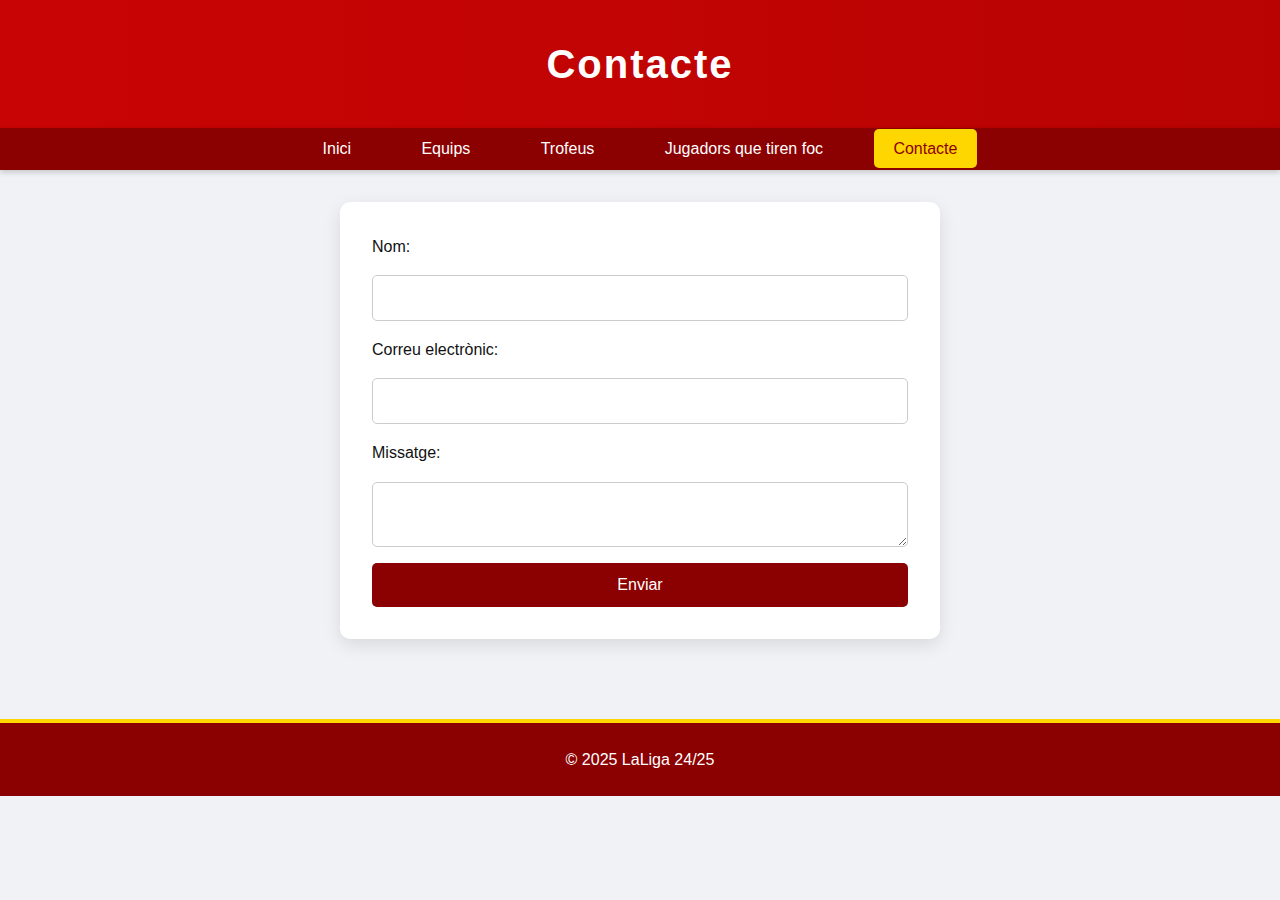
<file: contacte.html>
<!DOCTYPE html>
<html lang="ca">
<head>
  <meta charset="UTF-8">
  <meta name="viewport" content="width=device-width, initial-scale=1.0">
  <title>Contacte - LaLiga 24/25</title>
  <link rel="stylesheet" href="styles.css">
</head>
<body>
  <header>
    <h1>Contacte</h1>
  </header>

  <nav>
    <ul>
      <li><a href="index.html">Inici</a></li>
      <li><a href="equips.html">Equips</a></li>
      <li><a href="Trofeus.html">Trofeus</a></li>
      <li><a href="Jugadors que tiren foc.html">Jugadors que tiren foc</a></li>
      <li><a href="contacte.html" class="active">Contacte</a></li>
    </ul>
  </nav>

  <main>
    <section class="contacte">
      <form>
        <label for="nom">Nom:</label>
        <input type="text" id="nom" name="nom" required>

        <label for="email">Correu electrònic:</label>
        <input type="email" id="email" name="email" required>

        <label for="missatge">Missatge:</label>
        <textarea id="missatge" name="missatge" required></textarea>

        <button type="submit">Enviar</button>
      </form>
    </section>
  </main>

  <footer>
    <p>&copy; 2025 LaLiga 24/25</p>
  </footer>
</body>
</html>
</file>
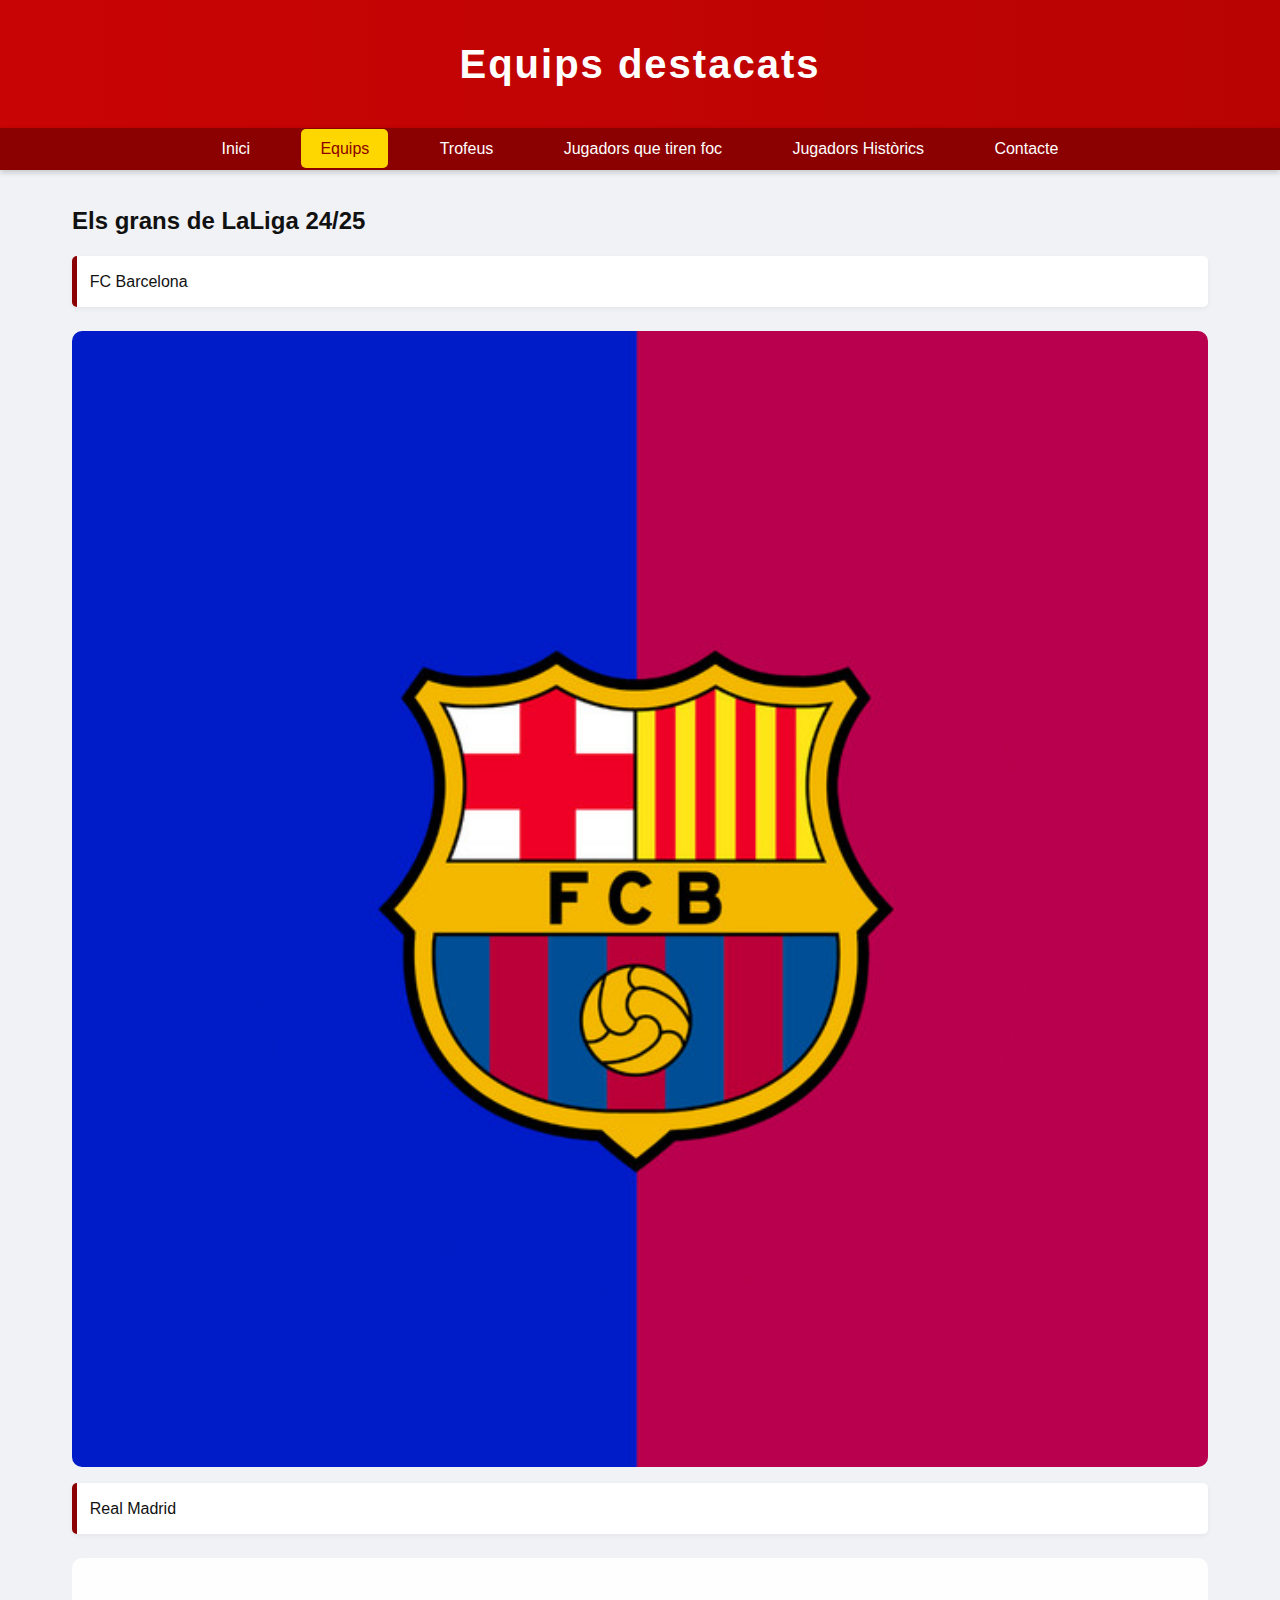
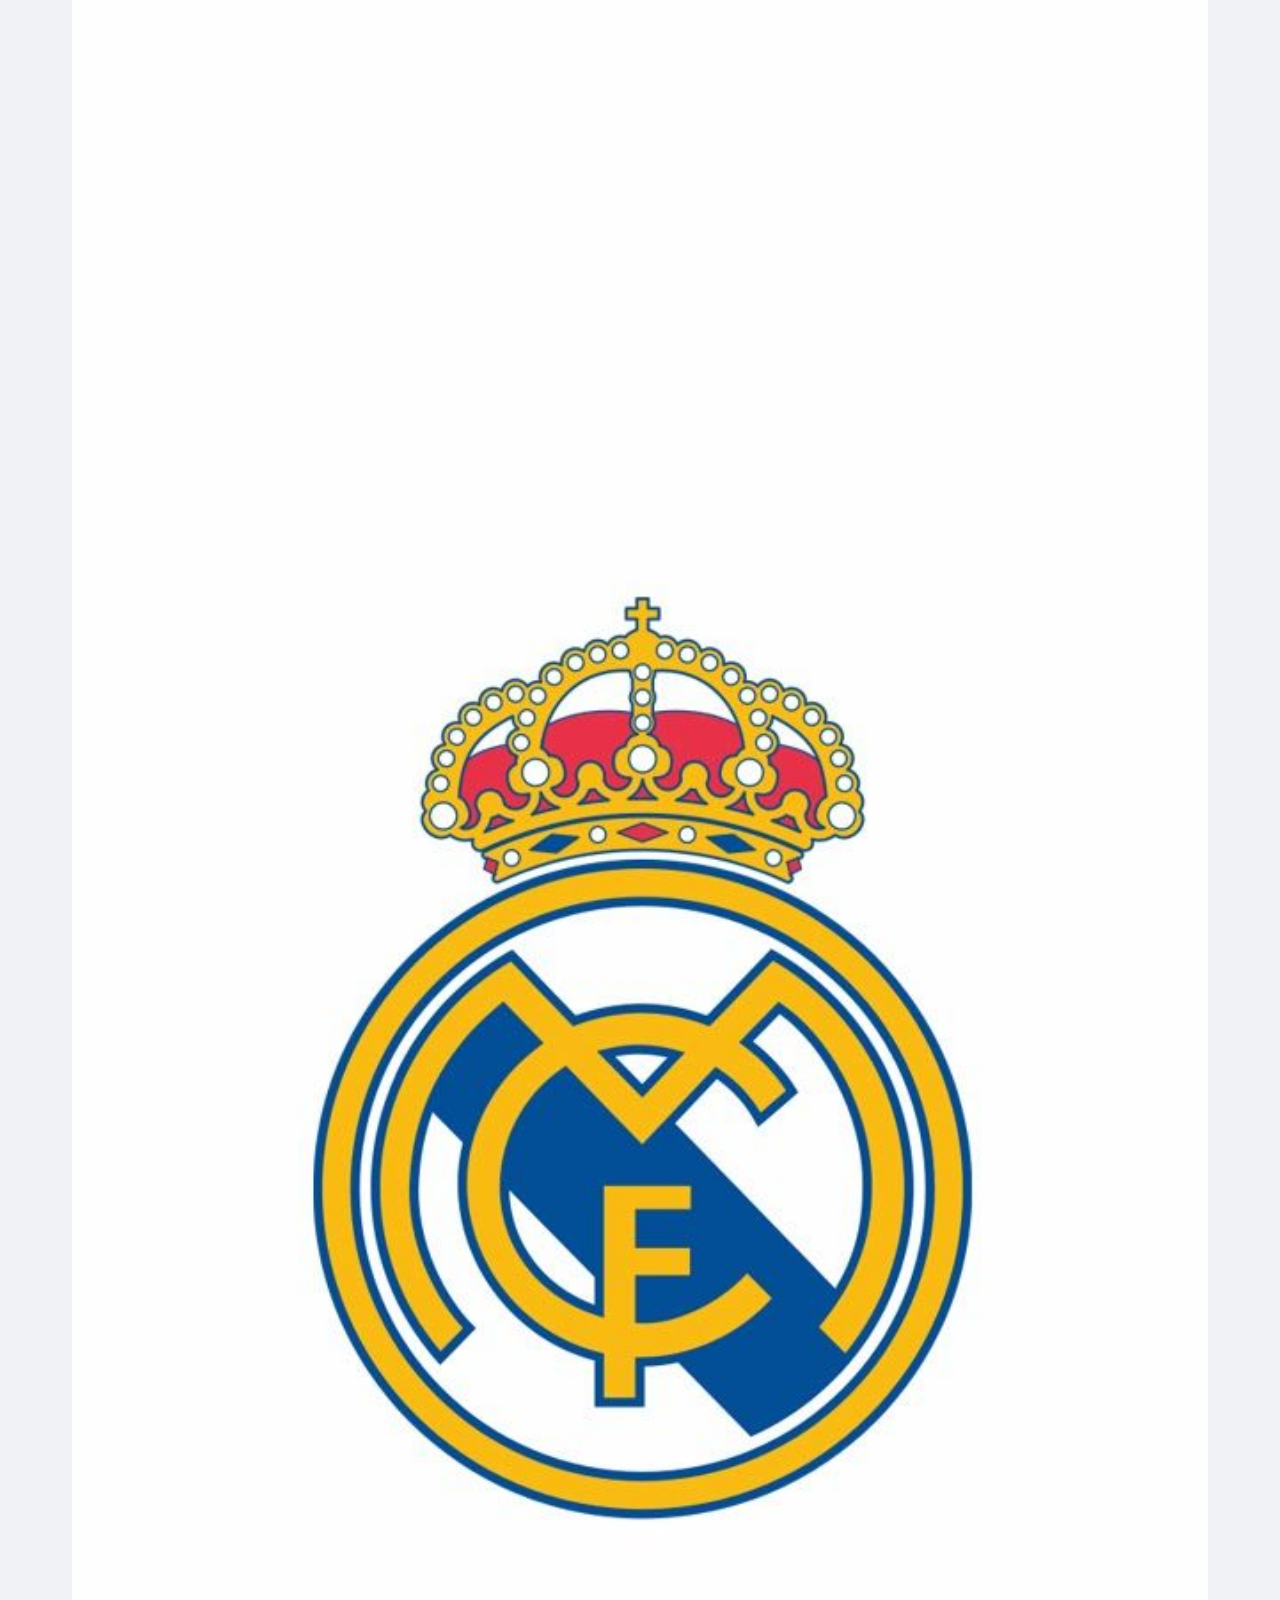
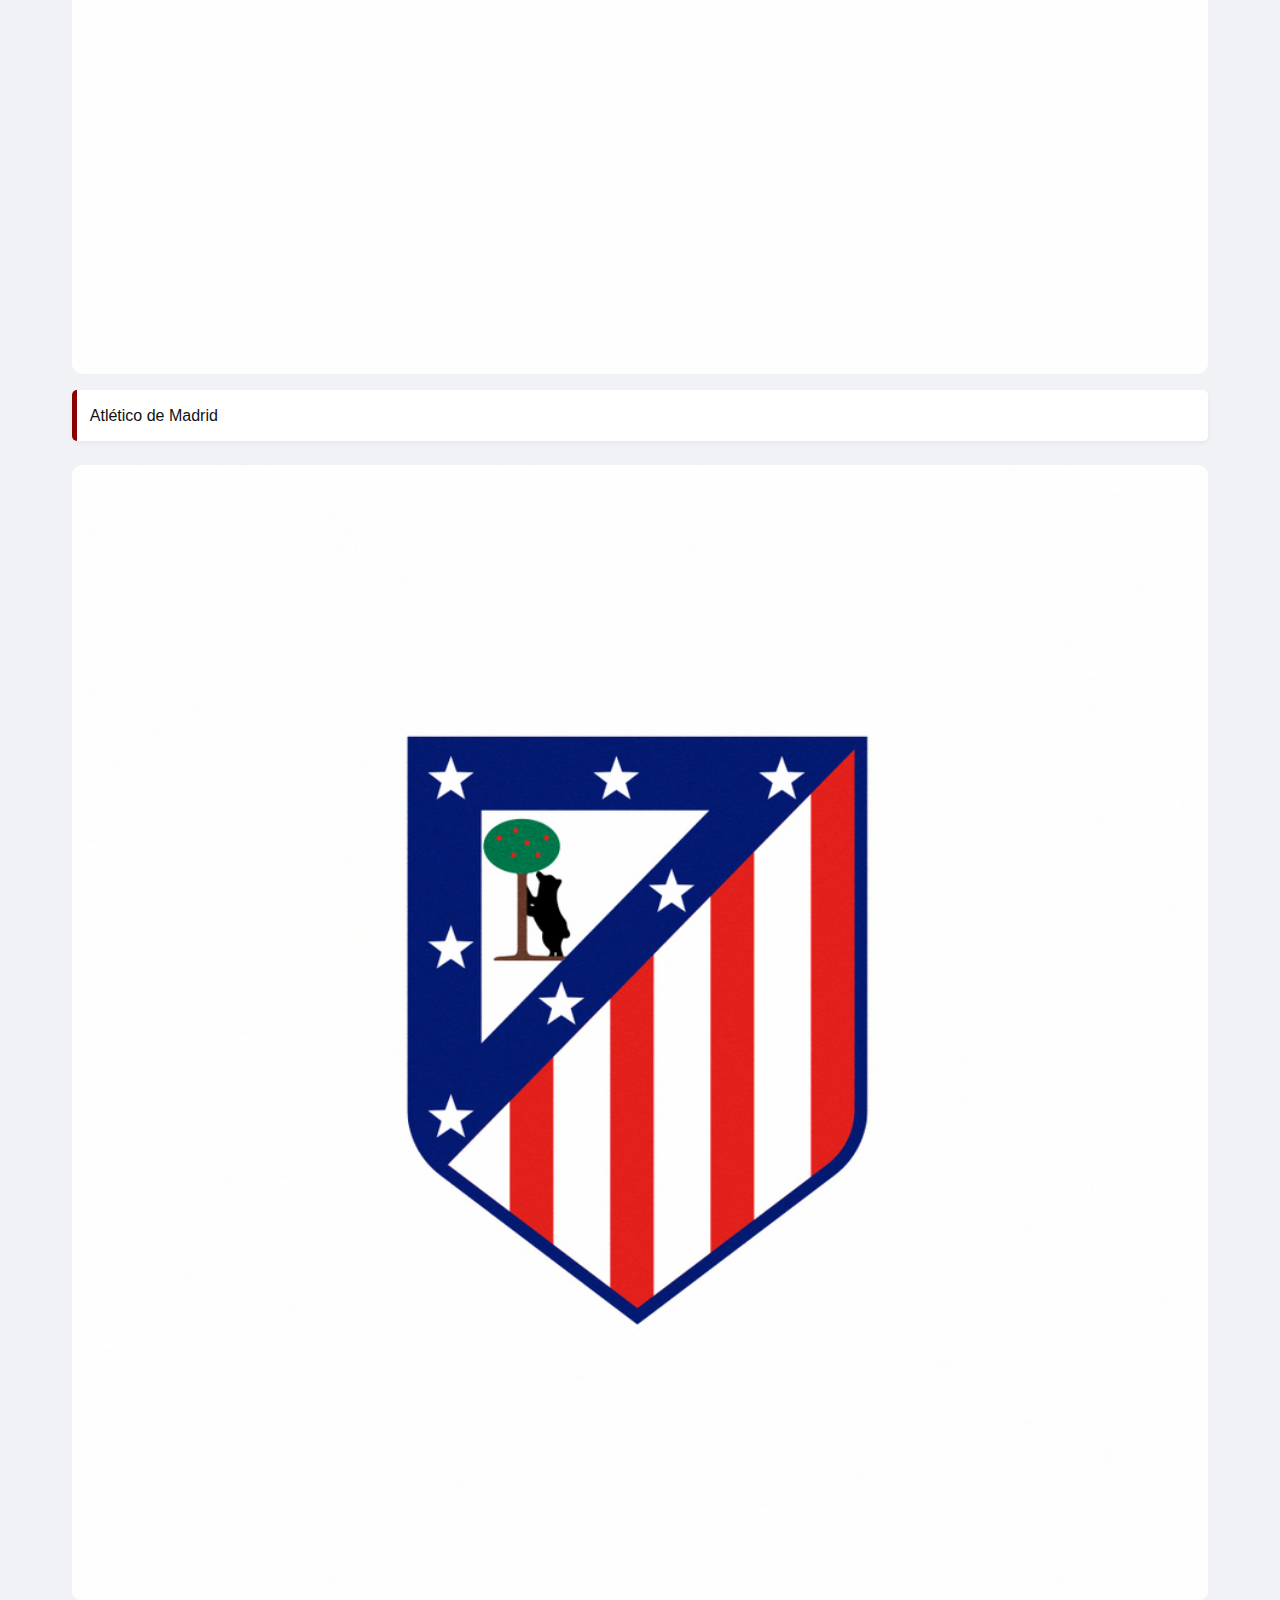
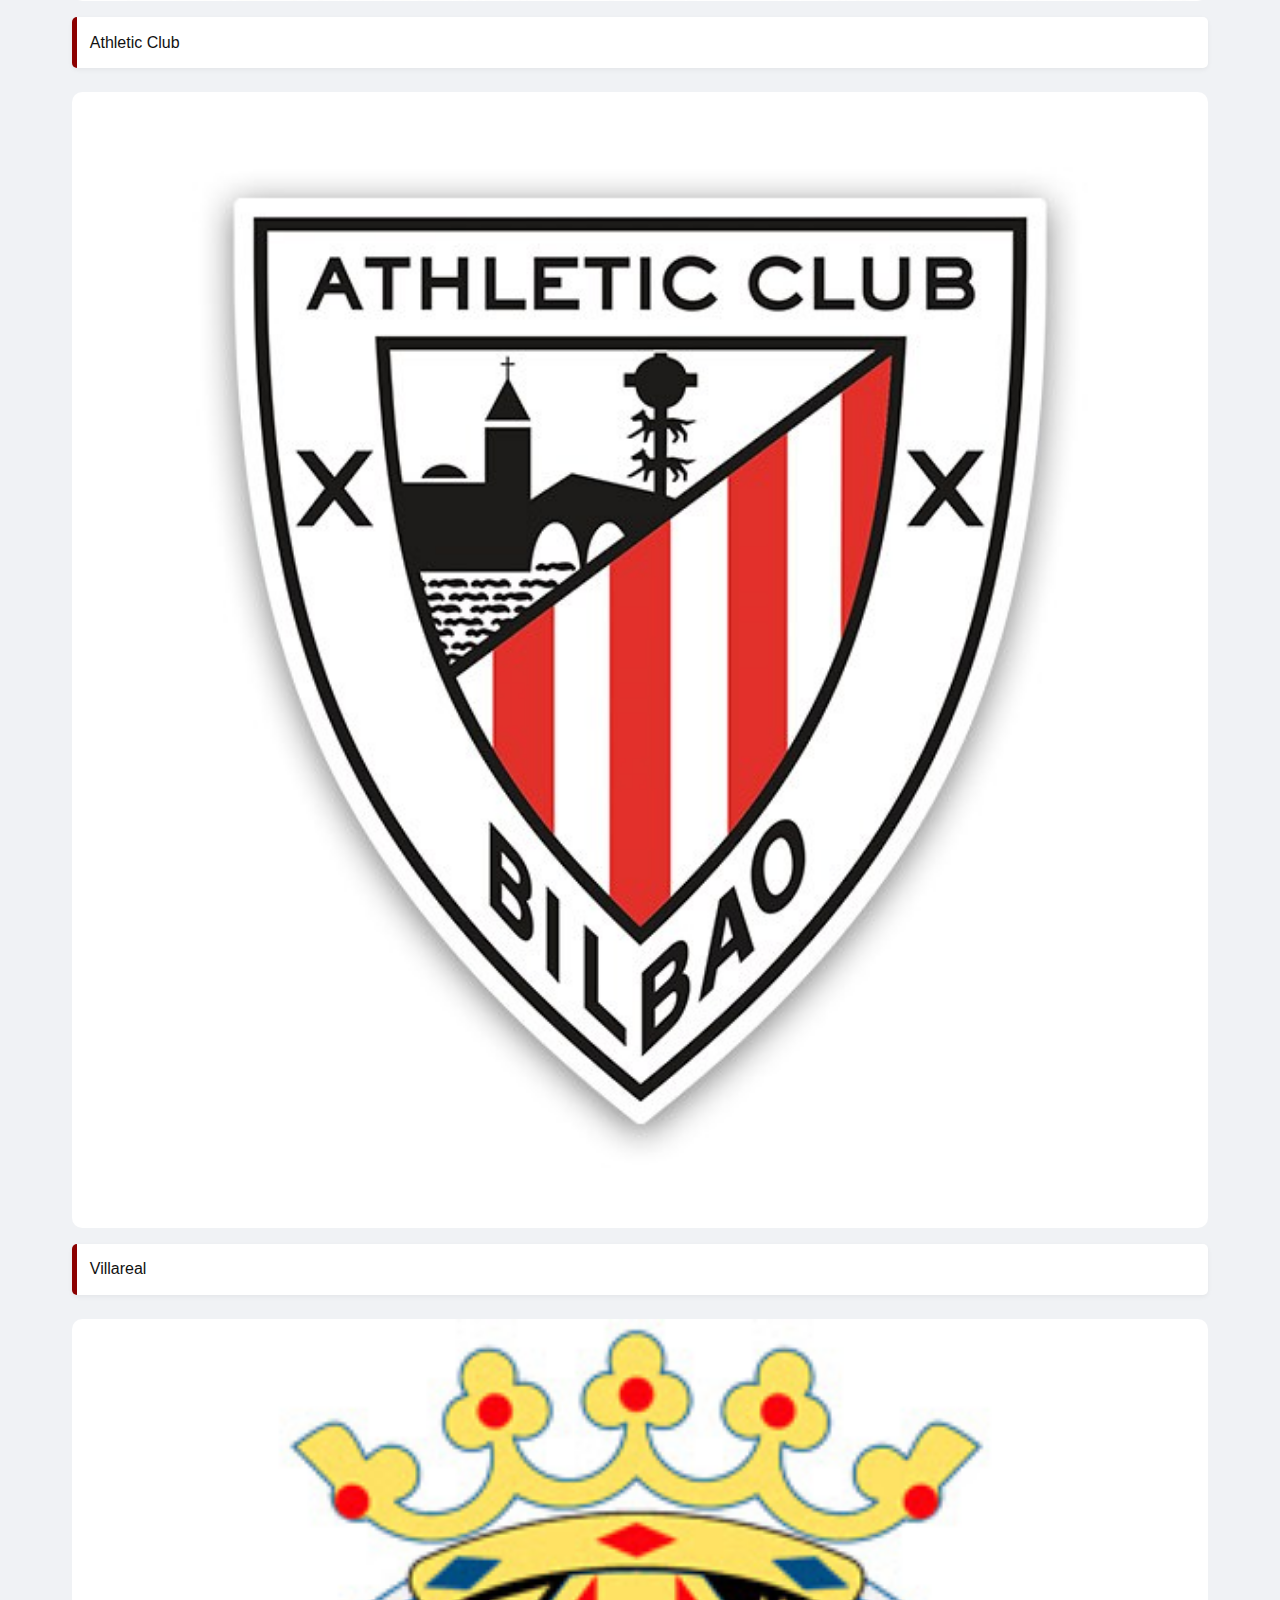
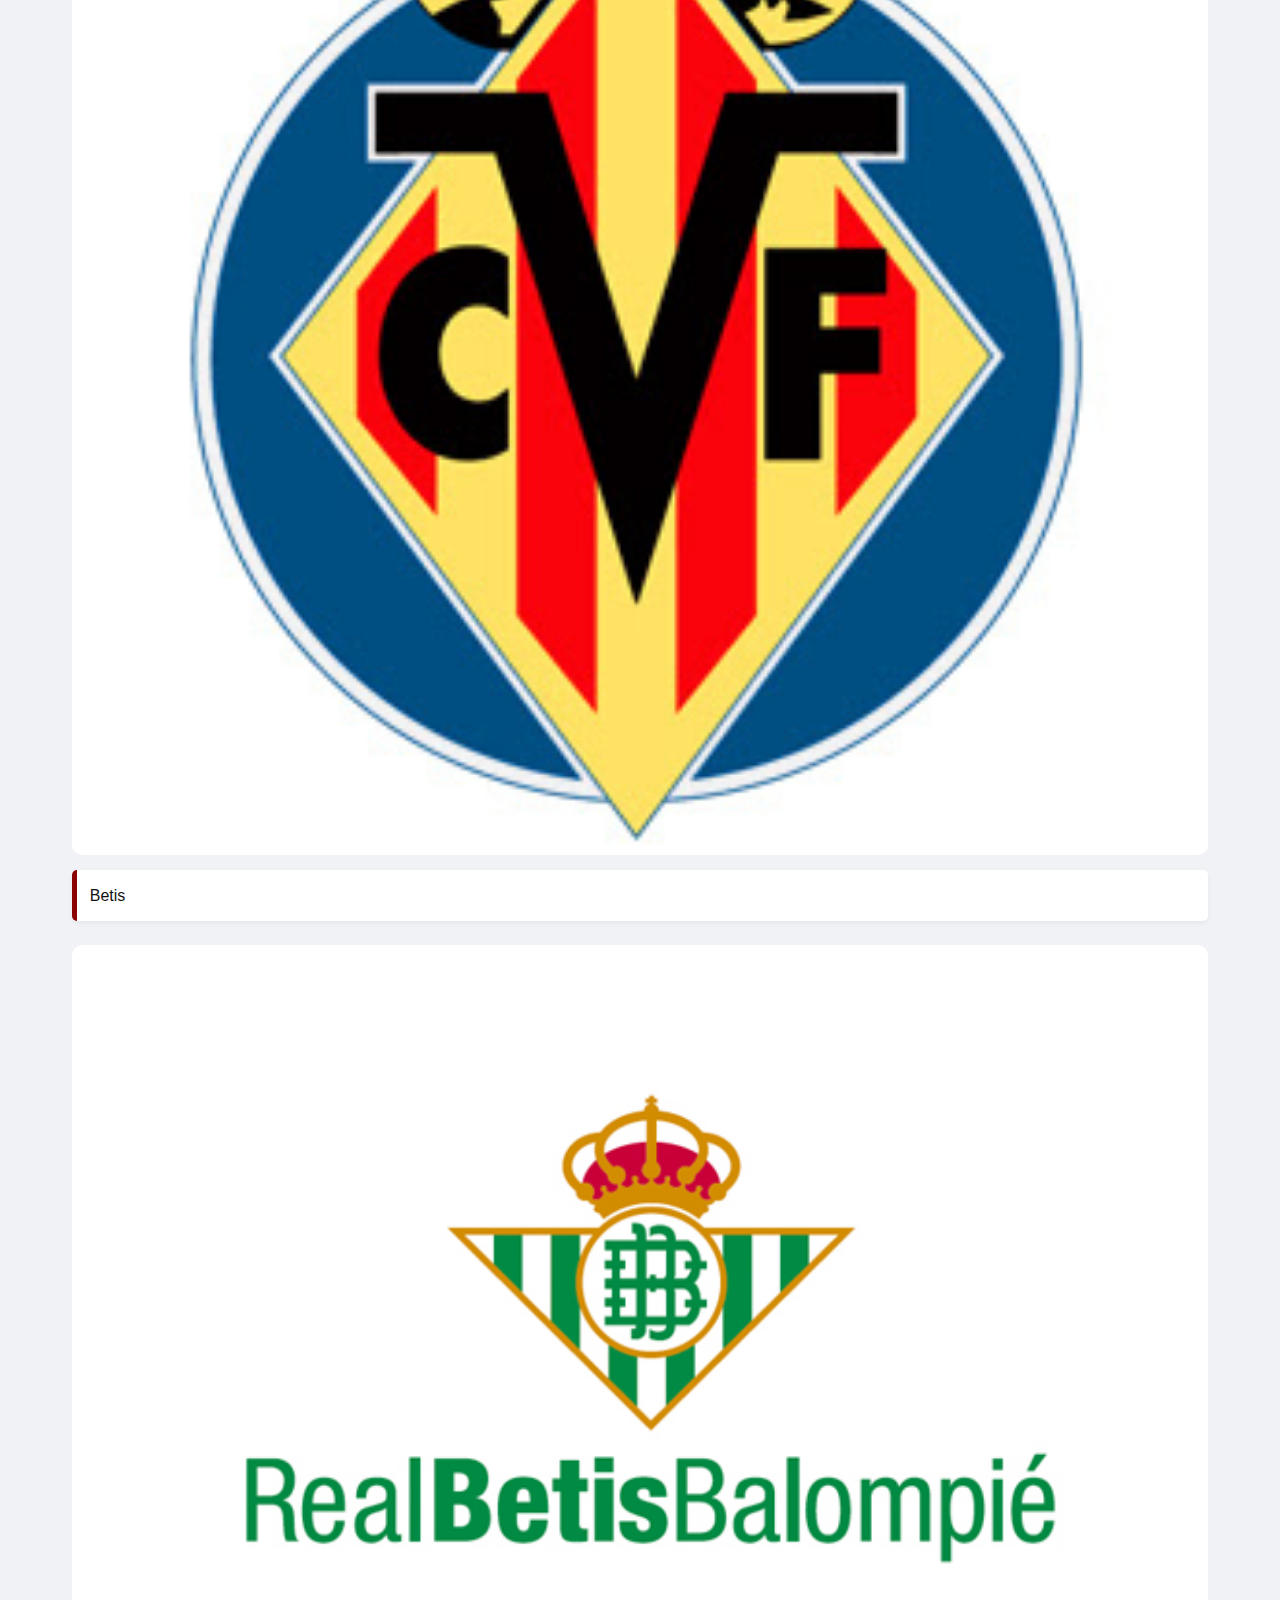
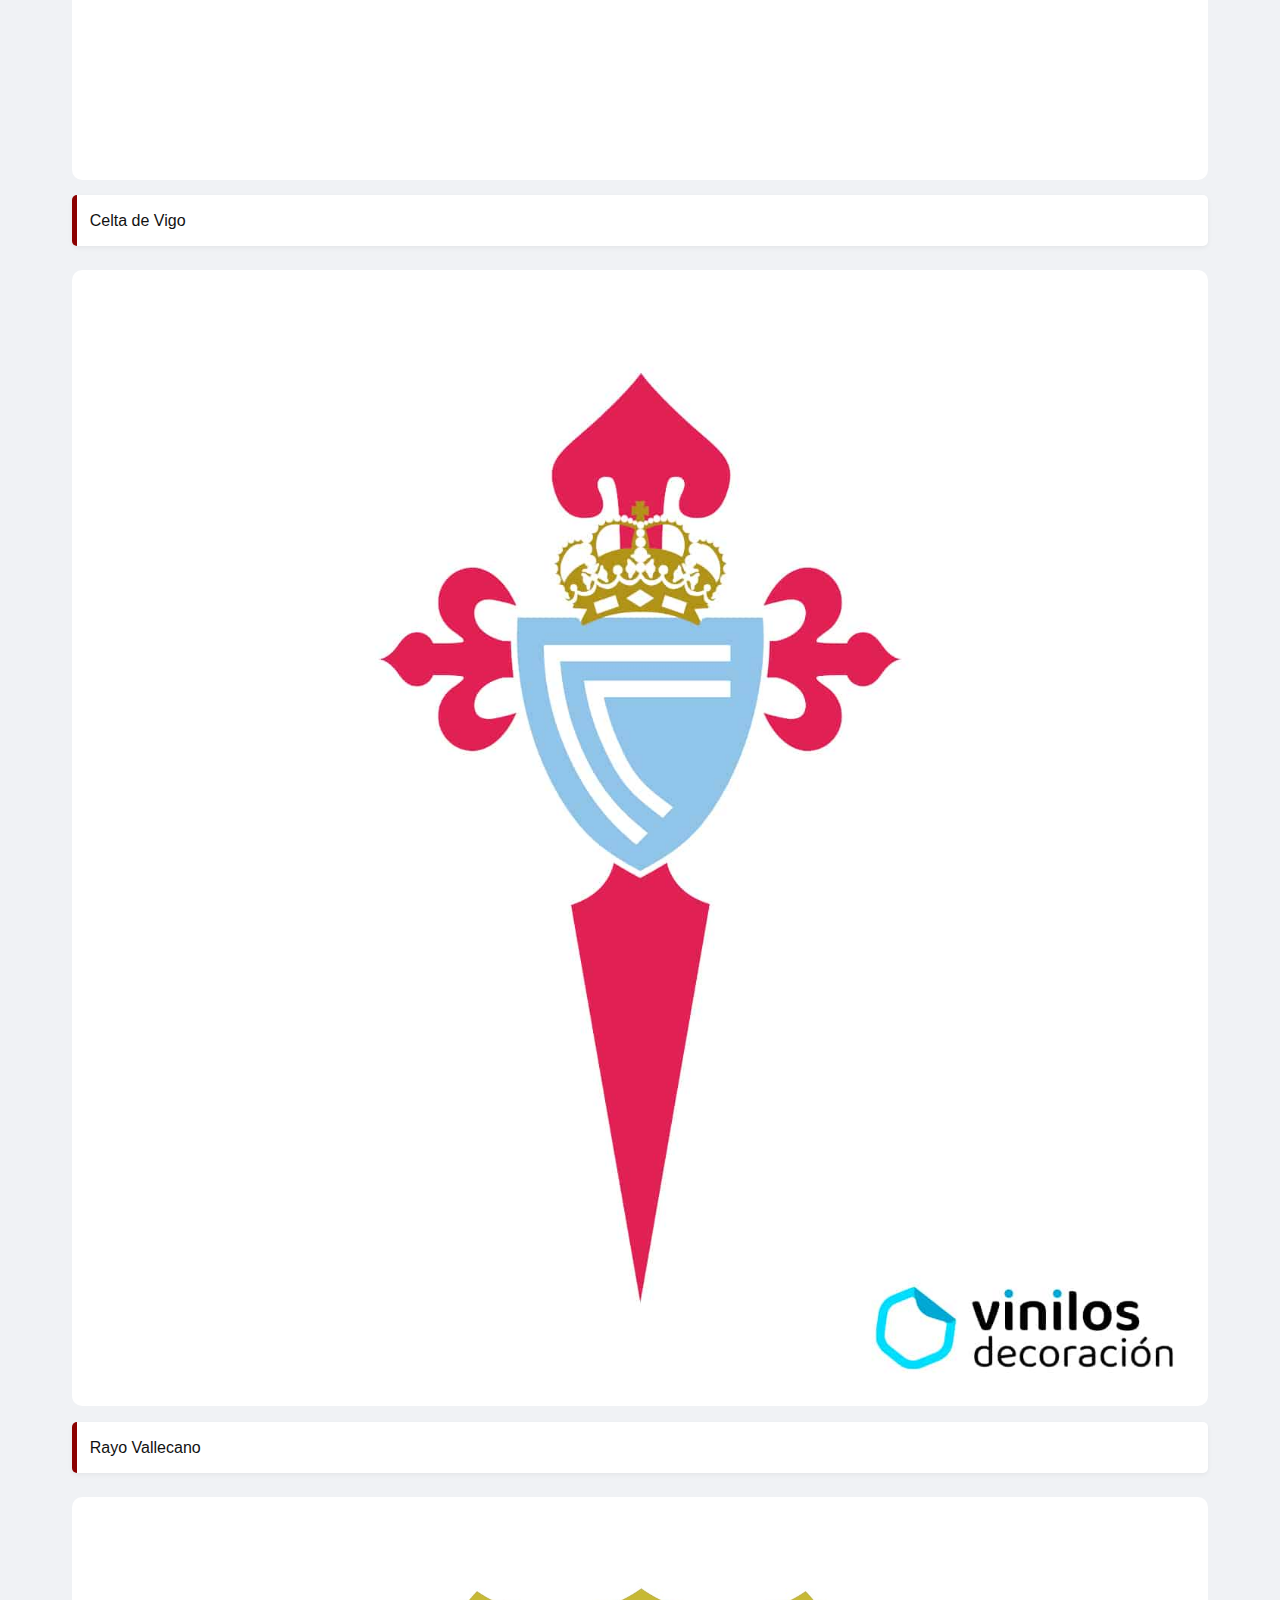
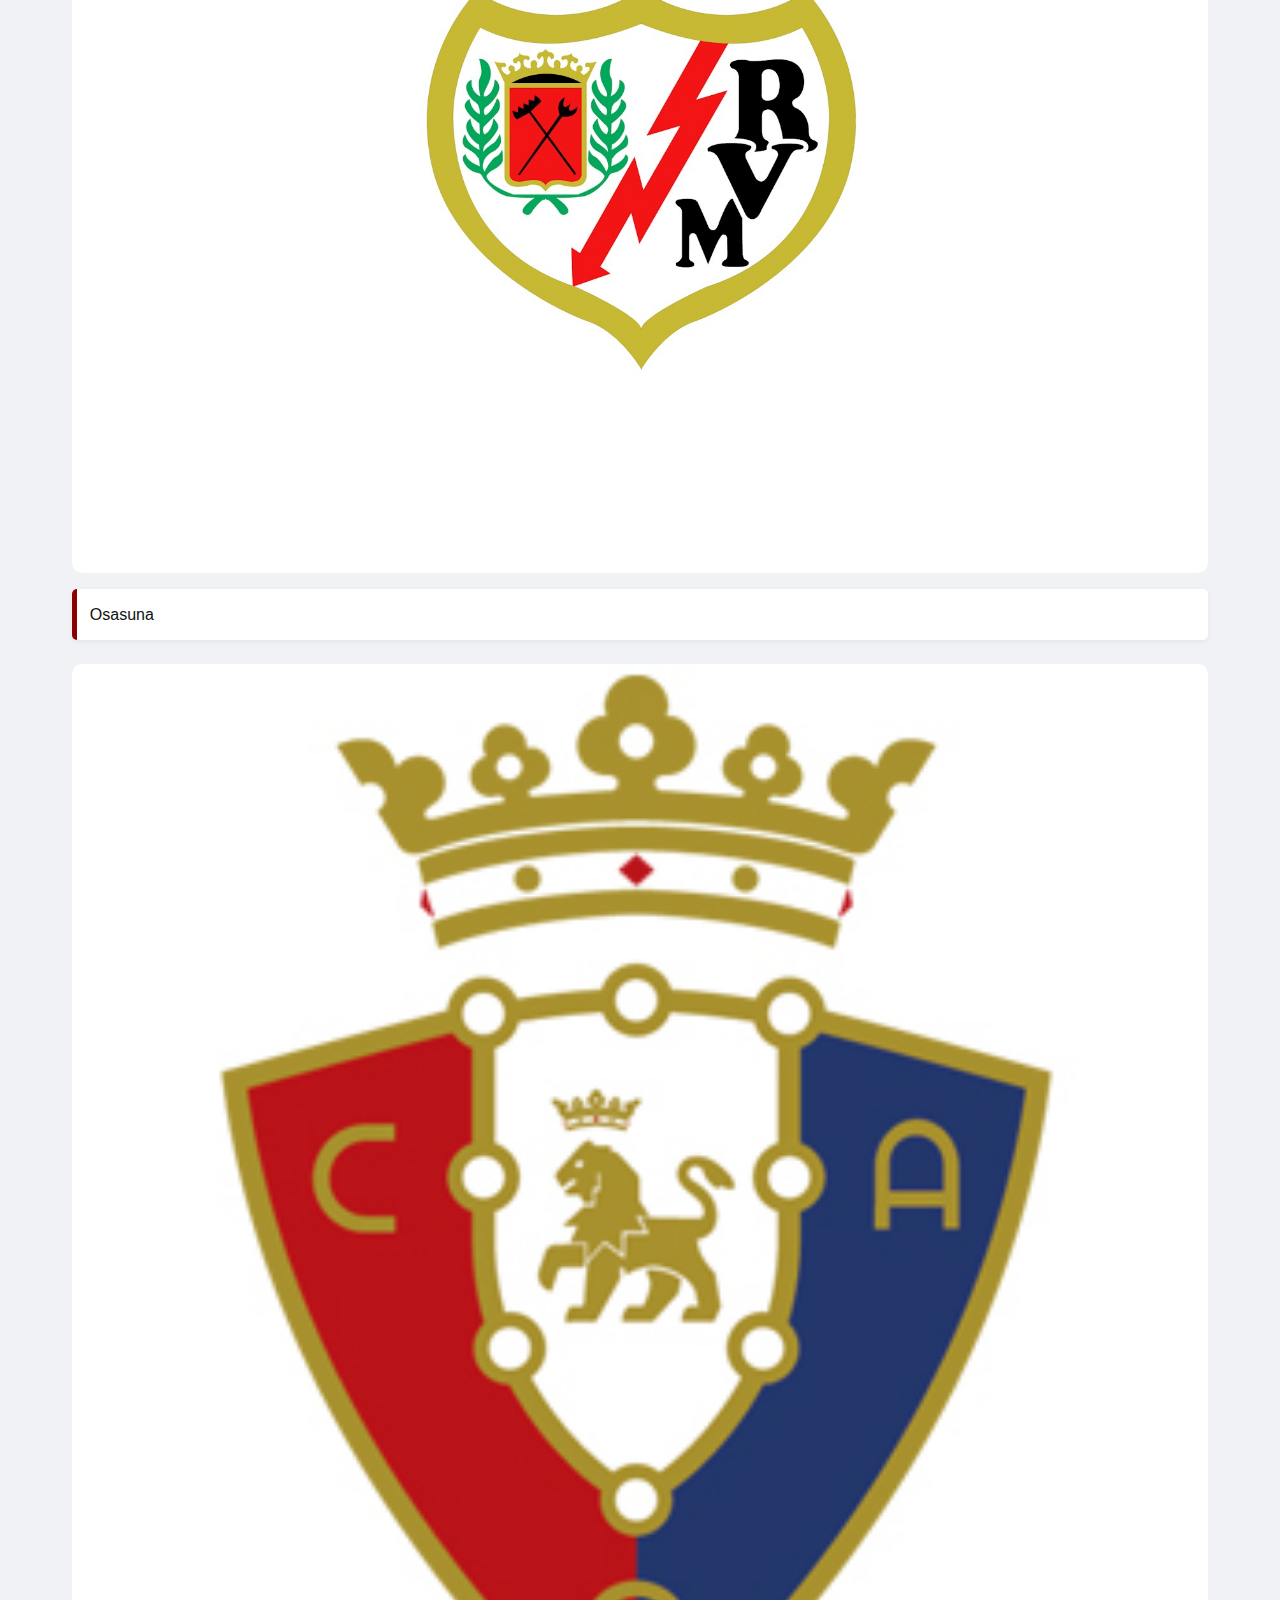
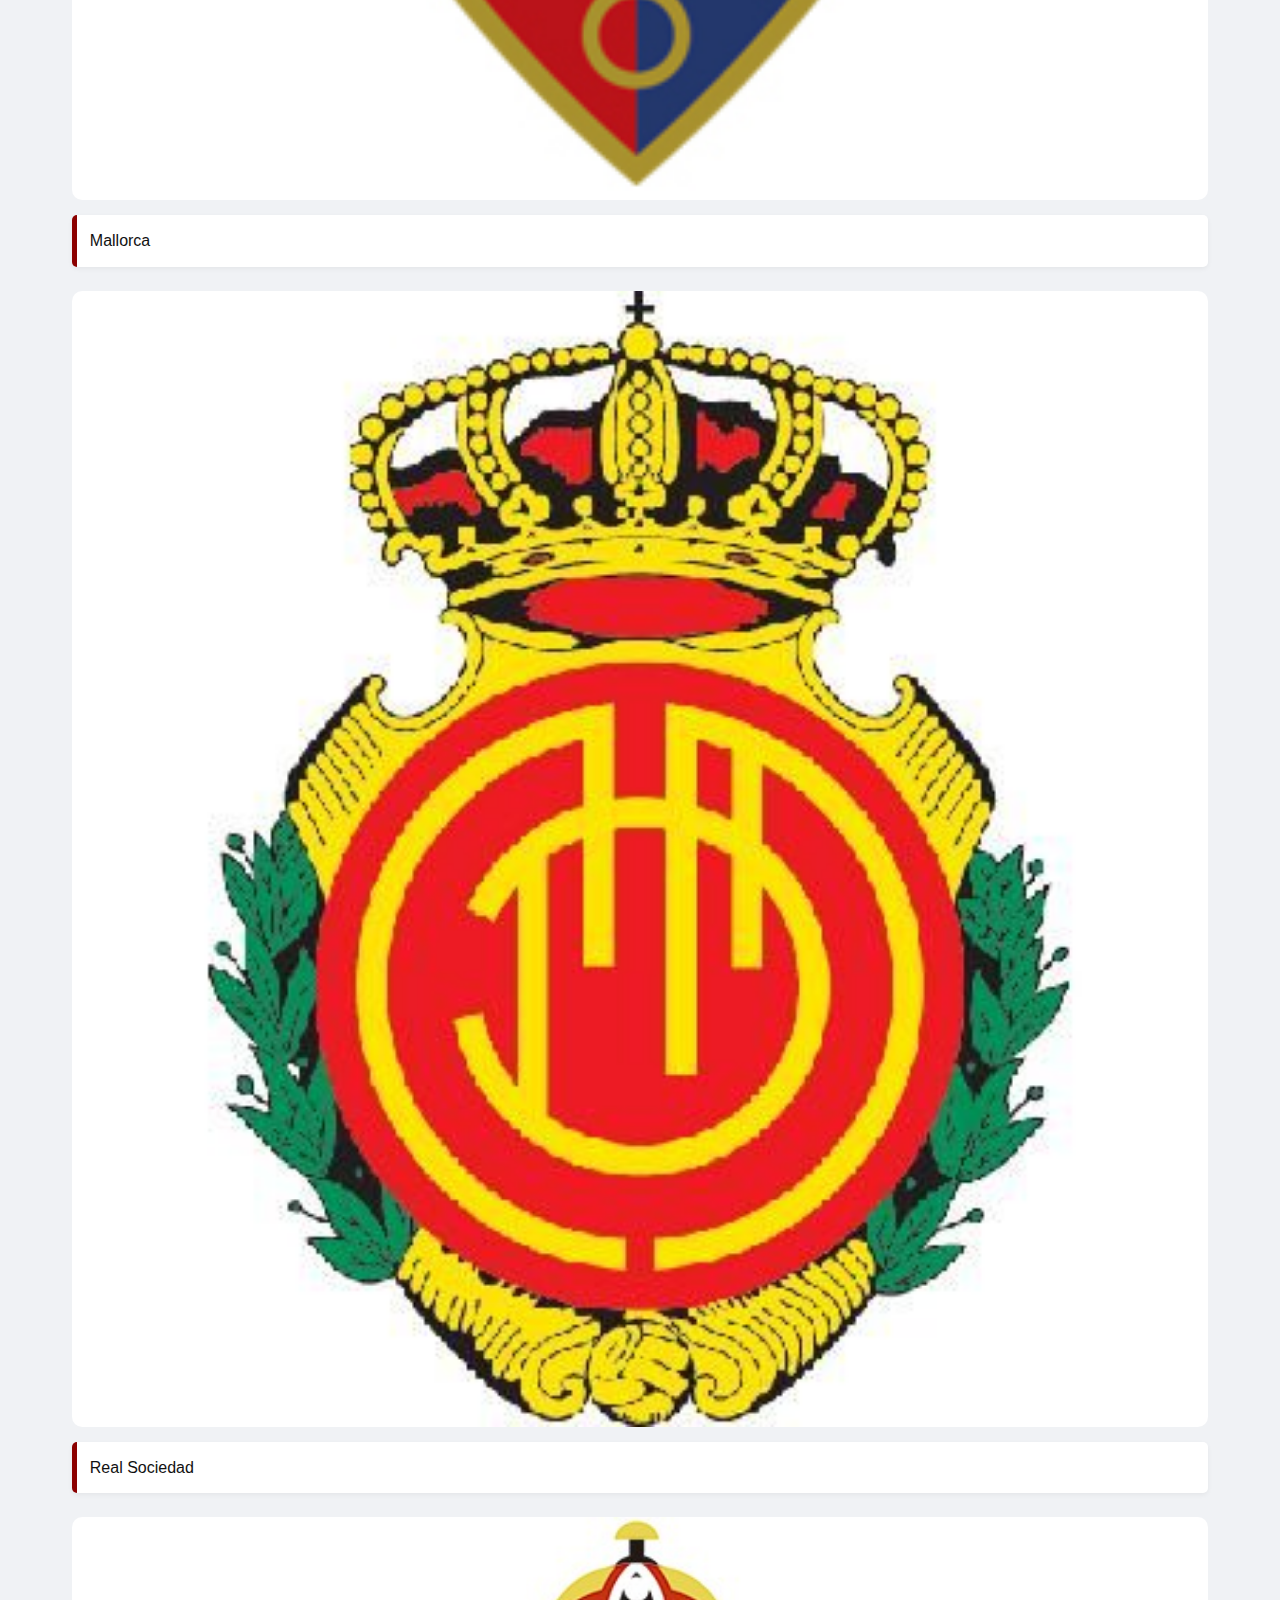
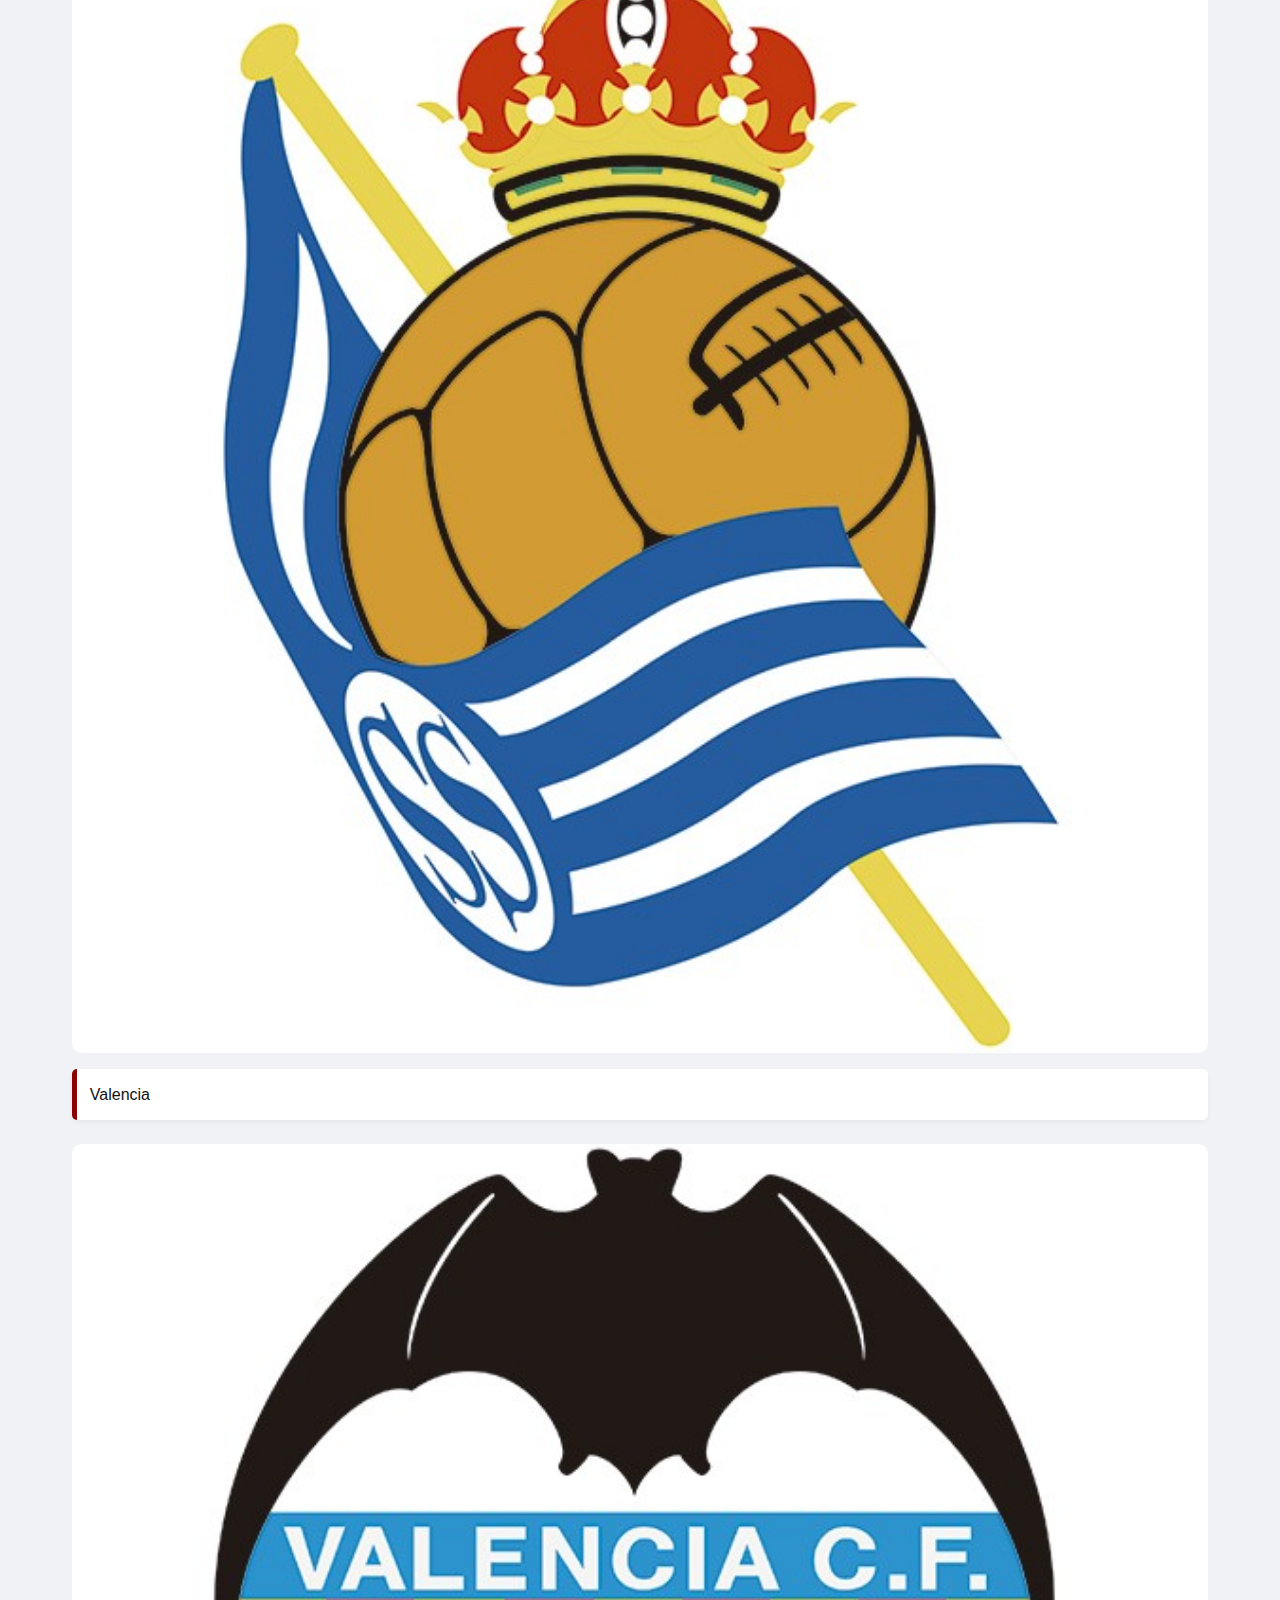
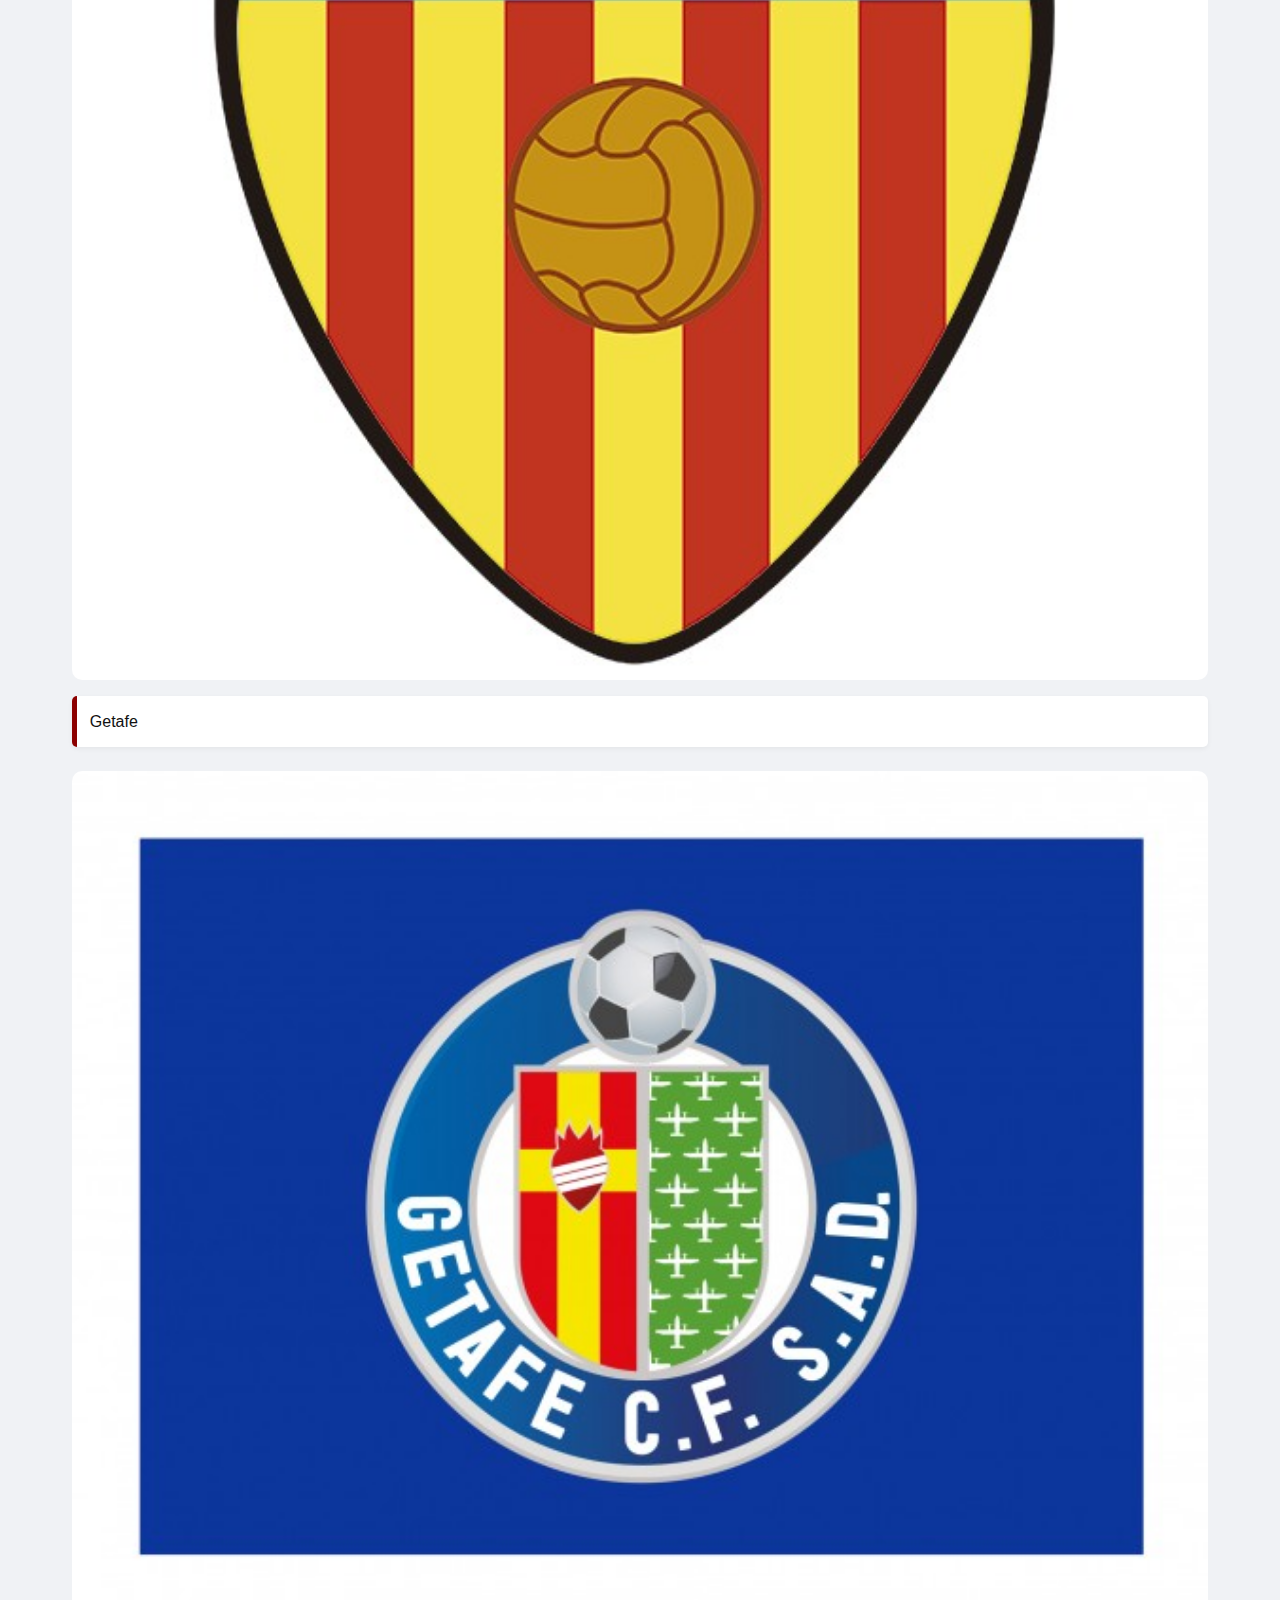
<file: equips.html>
<!DOCTYPE html>
<html lang="ca">
<head>
  <meta charset="UTF-8">
  <meta name="viewport" content="width=device-width, initial-scale=1.0">
  <title>Equips - LaLiga 24/25</title>
  <link rel="stylesheet" href="styles.css">
</head>
<body>
  <header>
    <h1>Equips destacats</h1>
  </header>

  <nav>
    <ul>
      <li><a href="index.html">Inici</a></li>
      <li><a href="equips.html" class="active">Equips</a></li>
      <li><a href="Trofeus.html">Trofeus</a></li>
      <li><a href="Jugadors que tiren foc.html">Jugadors que tiren foc</a></li>
      <li><a href="jugadores historicos.html">Jugadors Històrics</a></li>
      <li><a href="contacte.html">Contacte</a></li>
    </ul>
  </nav>

  <main>
    <section class="equips">
      <h2>Els grans de LaLiga 24/25</h2>
      <ul>
        <li>FC Barcelona</li>
        <img src="imagenes/barça.jpeg" style="width:100%; border-radius:10px; margin-top:1rem;">
        <li>Real Madrid</li>
        <img src="imagenes/madrid.jpg" style="width:100%; border-radius:10px; margin-top:1rem;">
        <li>Atlético de Madrid</li>
        <img src="imagenes/atletico.jpg" style="width:100%; border-radius:10px; margin-top:1rem;">
        <li>Athletic Club</li>
        <img src="imagenes/athletic.jpg" style="width:100%; border-radius:10px; margin-top:1rem;">
        <li>Villareal</li>
        <img src="imagenes/villareal.jpg" style="width:100%; border-radius:10px; margin-top:1rem;">
        <li>Betis</li>
        <img src="imagenes/betis.jpg" style="width:100%; border-radius:10px; margin-top:1rem;">
        <li>Celta de Vigo</li>
        <img src="imagenes/celta.jpg" style="width:100%; border-radius:10px; margin-top:1rem;">
        <li>Rayo Vallecano</li>
        <img src="imagenes/rayo.jpg" style="width:100%; border-radius:10px; margin-top:1rem;">
        <li>Osasuna</li>
        <img src="imagenes/OSASUNA.jpg" style="width:100%; border-radius:10px; margin-top:1rem;">
        <li>Mallorca</li>
        <img src="imagenes/mallorca.jpg" style="width:100%; border-radius:10px; margin-top:1rem;">
        <li>Real Sociedad</li>
        <img src="imagenes/real sociedad.jpg" style="width:100%; border-radius:10px; margin-top:1rem;">
        <li>Valencia</li>
        <img src="imagenes/valencia.jpg" style="width:100%; border-radius:10px; margin-top:1rem;">
        <li>Getafe</li>
        <img src="imagenes/getafe.jpg" style="width:100%; border-radius:10px; margin-top:1rem;">
        <li>Alavés</li>
        <img src="imagenes/alaves.jpg" style="width:100%; border-radius:10px; margin-top:1rem;">
        <li>GironaFc</li>
        <img src="imagenes/girona .jpg" style="width:100%; border-radius:10px; margin-top:1rem;">
        <li>SevillaFc</li>
        <img src="imagenes/sevilla.jpg" style="width:100%; border-radius:10px; margin-top:1rem;">
        <li>Espanyol</li>
        <img src="imagenes/espanyol.jpg" style="width:100%; border-radius:10px; margin-top:1rem;">
        <li>Leganés</li>
        <img src="imagenes/leganes.jpg" style="width:100%; border-radius:10px; margin-top:1rem;">
        <li>Las Palmas</li>
        <img src="imagenes/las palmas.jpg" style="width:100%; border-radius:10px; margin-top:1rem;">
        <li>Valladolid</li>
        <img src="imagenes/valladolid.jpeg" style="width:100%; border-radius:10px; margin-top:1rem;">
      </ul>
    </section>
  </main>

  <footer>
    <p>&copy; 2025 LaLiga 24/25</p>
  </footer>
</body>
</html>
</file>
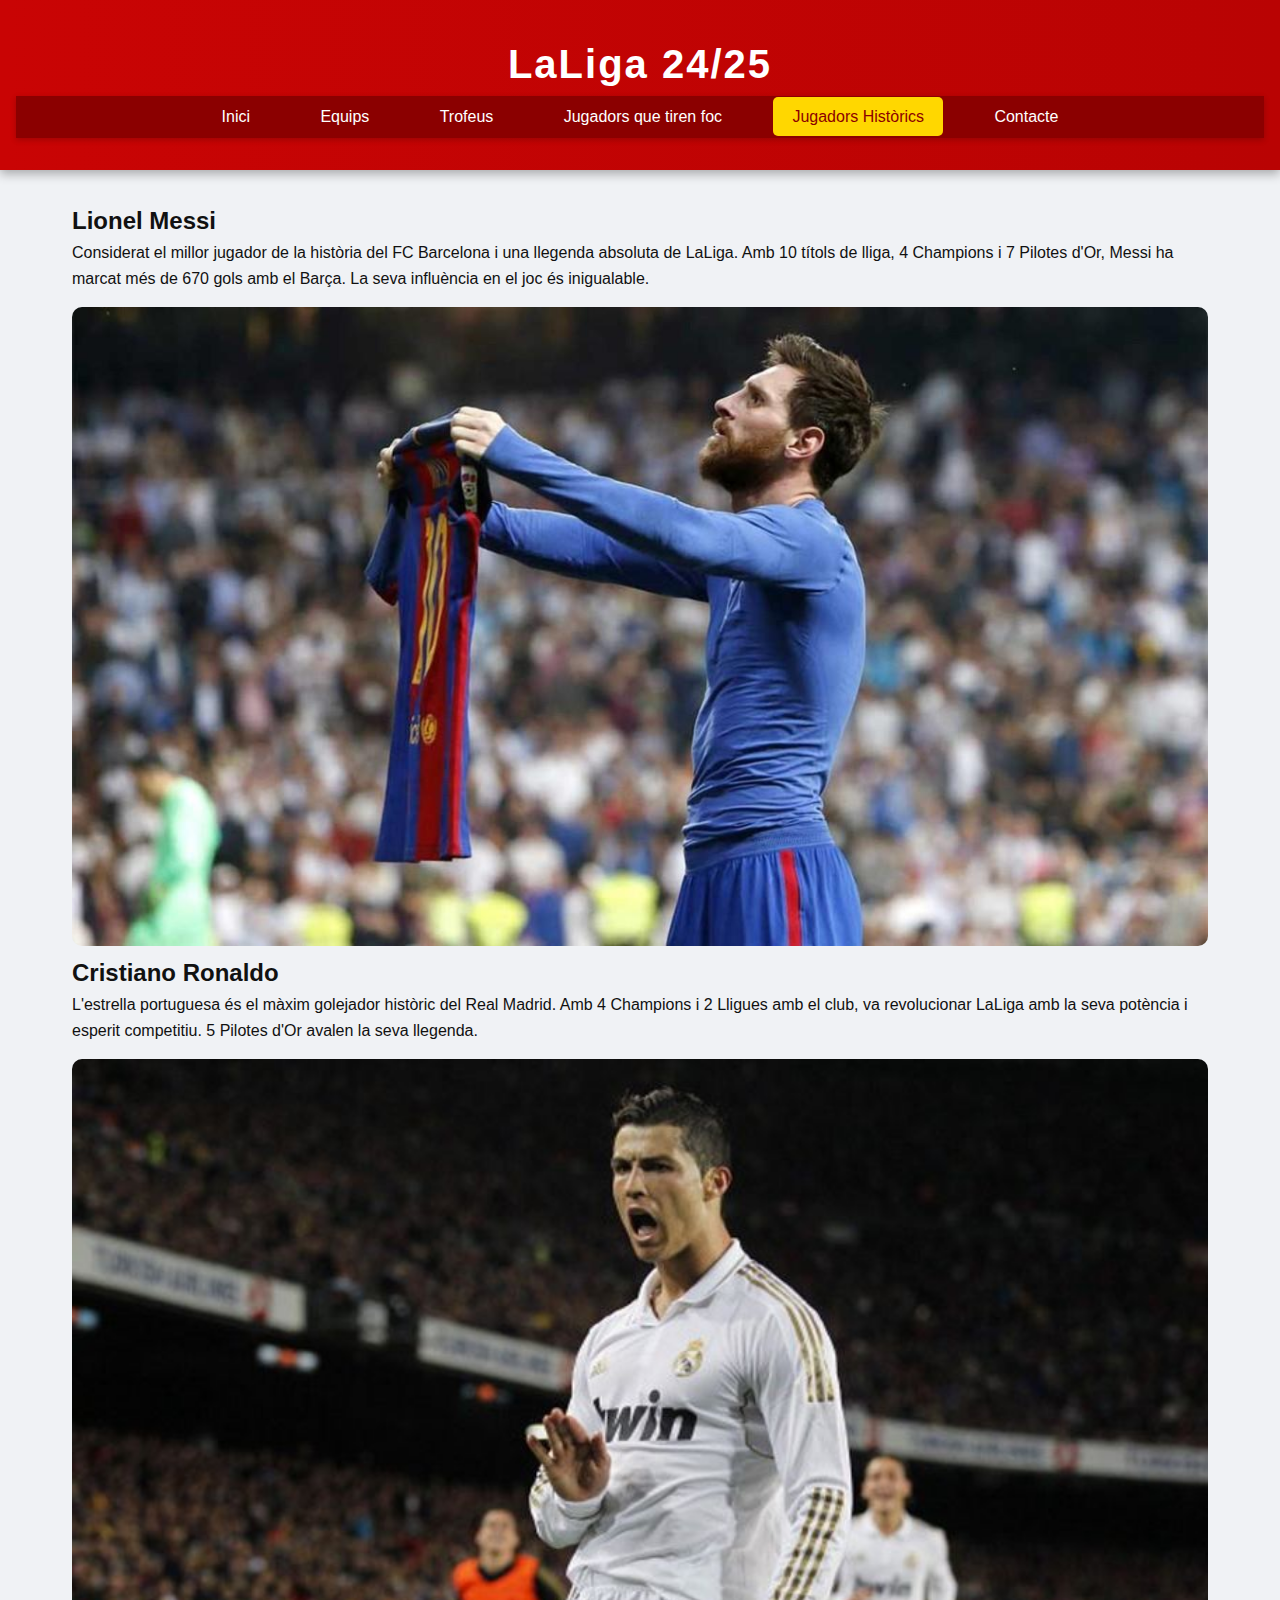
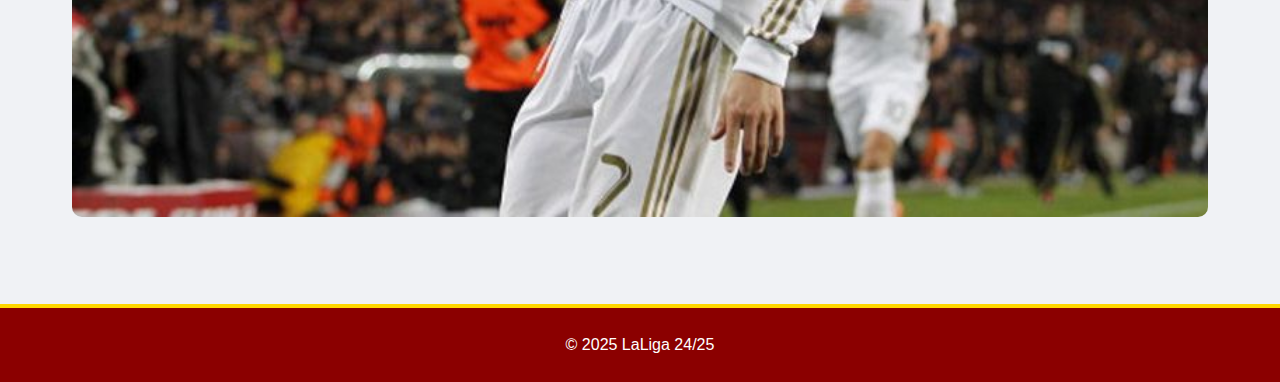
<file: jugadores historicos.html>
<!DOCTYPE html>
<html lang="es">
<head>
  <meta charset="UTF-8" />
  <meta name="viewport" content="width=device-width, initial-scale=1" />
  <title>Jugadors Històrics - LaLiga 24/25</title>
  <link rel="stylesheet" href="styles.css" />
</head>
<body>
  <header>
    <h1>LaLiga 24/25</h1>
    <nav>
      <ul>
        <li><a href="index.html">Inici</a></li>
        <li><a href="equips.html">Equips</a></li>
        <li><a href="Trofeus.html">Trofeus</a></li>
        <li><a href="Jugadors que tiren foc.html">Jugadors que tiren foc  </a></li>
        <li><a href="jugadores historicos.html"class="active">Jugadors Històrics</a></li>
        <li><a href="contacte.html">Contacte</a></li>
      </ul>
    </nav>
  </header>

  <main class="jugadors-historics">
    <section class="jugador">
      <h2>Lionel Messi</h2>
      <p>
        Considerat el millor jugador de la història del FC Barcelona i una llegenda absoluta de LaLiga. Amb 10 títols de lliga, 4 Champions i 7 Pilotes d'Or, Messi ha marcat més de 670 gols amb el Barça. La seva influència en el joc és inigualable.
      </p>
      <img src="imagenes/messi.jpg" alt=""style="width:100%; border-radius:10px; margin-top:1rem;">
    </section>

    <section class="jugador">
      <h2>Cristiano Ronaldo</h2>
      <p>
        L'estrella portuguesa és el màxim golejador històric del Real Madrid. Amb 4 Champions i 2 Lligues amb el club, va revolucionar LaLiga amb la seva potència i esperit competitiu. 5 Pilotes d'Or avalen la seva llegenda.
      </p>
      <img src="imagenes/cristiano.jpg" alt=""style="width:100%; border-radius:10px; margin-top:1rem;">
    </section>
  </main>

  <footer>
    <p>&copy; 2025 LaLiga 24/25 </p>
  </footer>
</body>
</html>
</file>
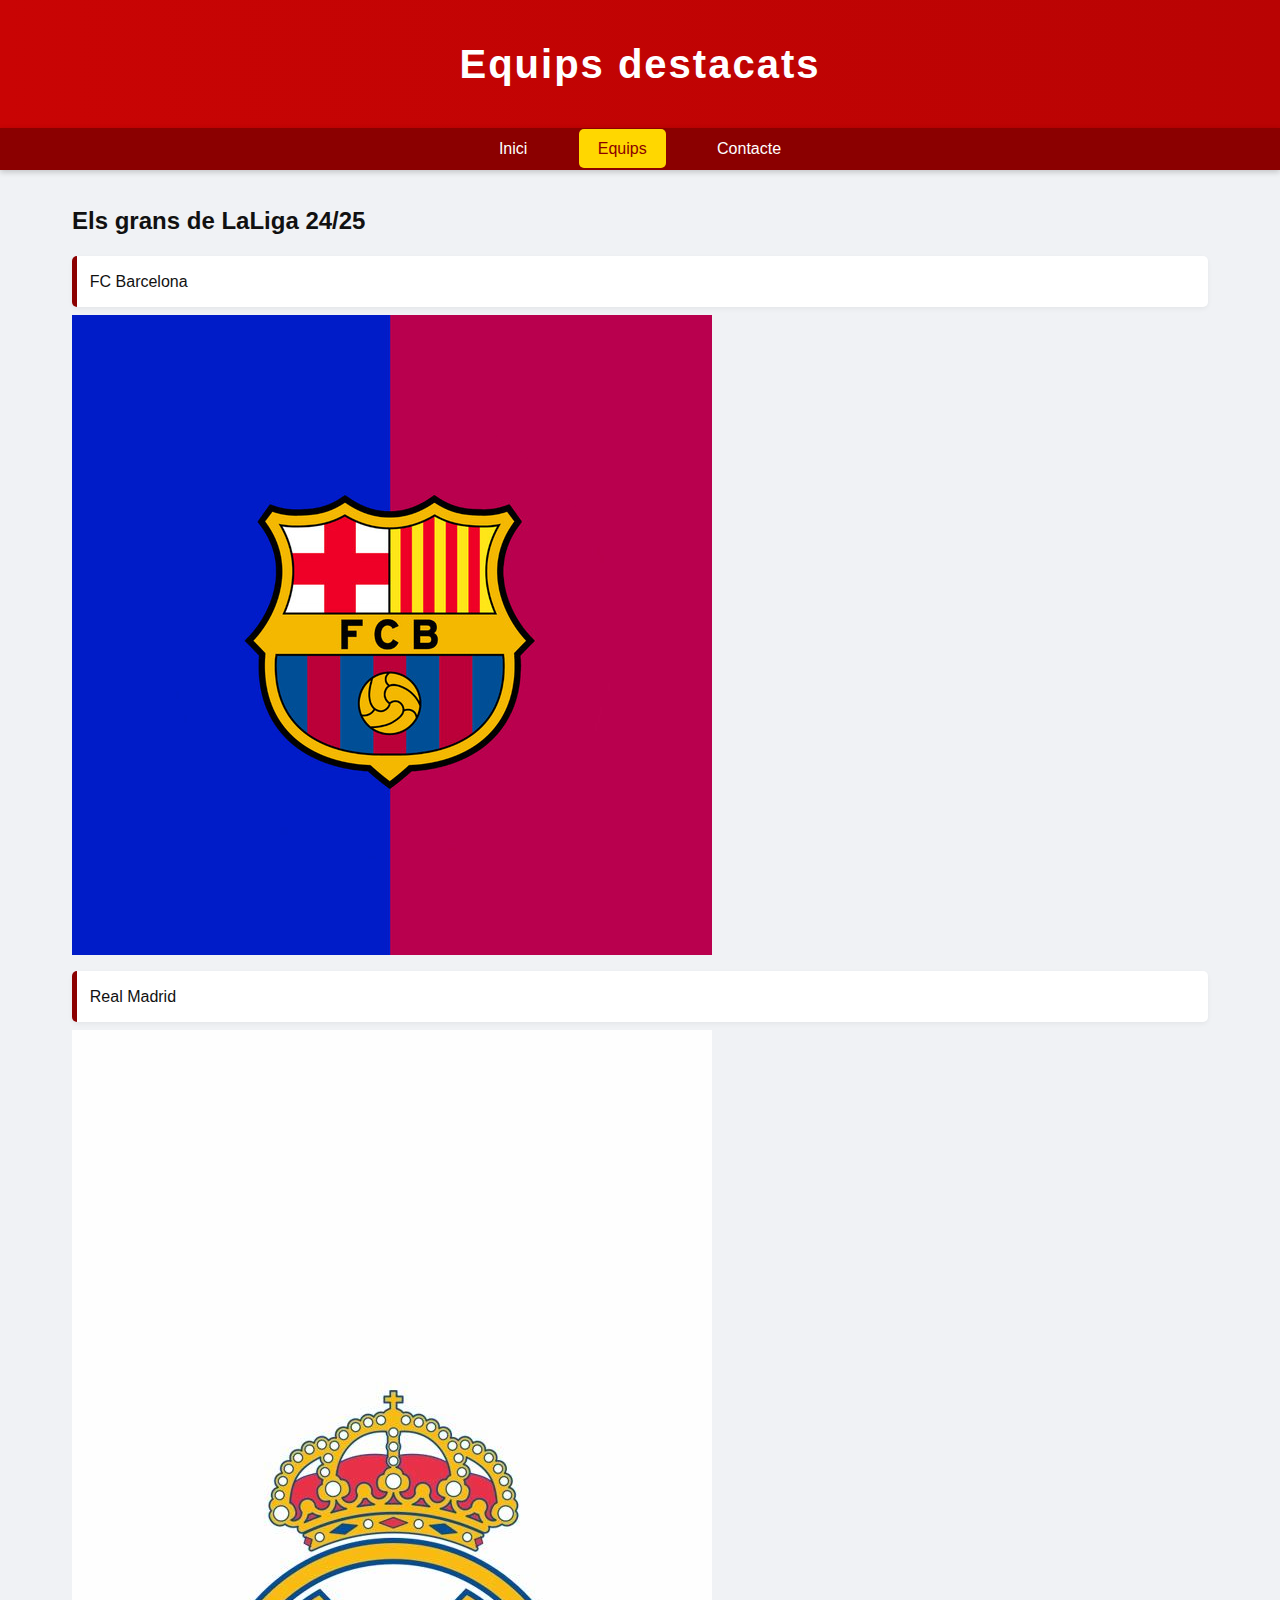
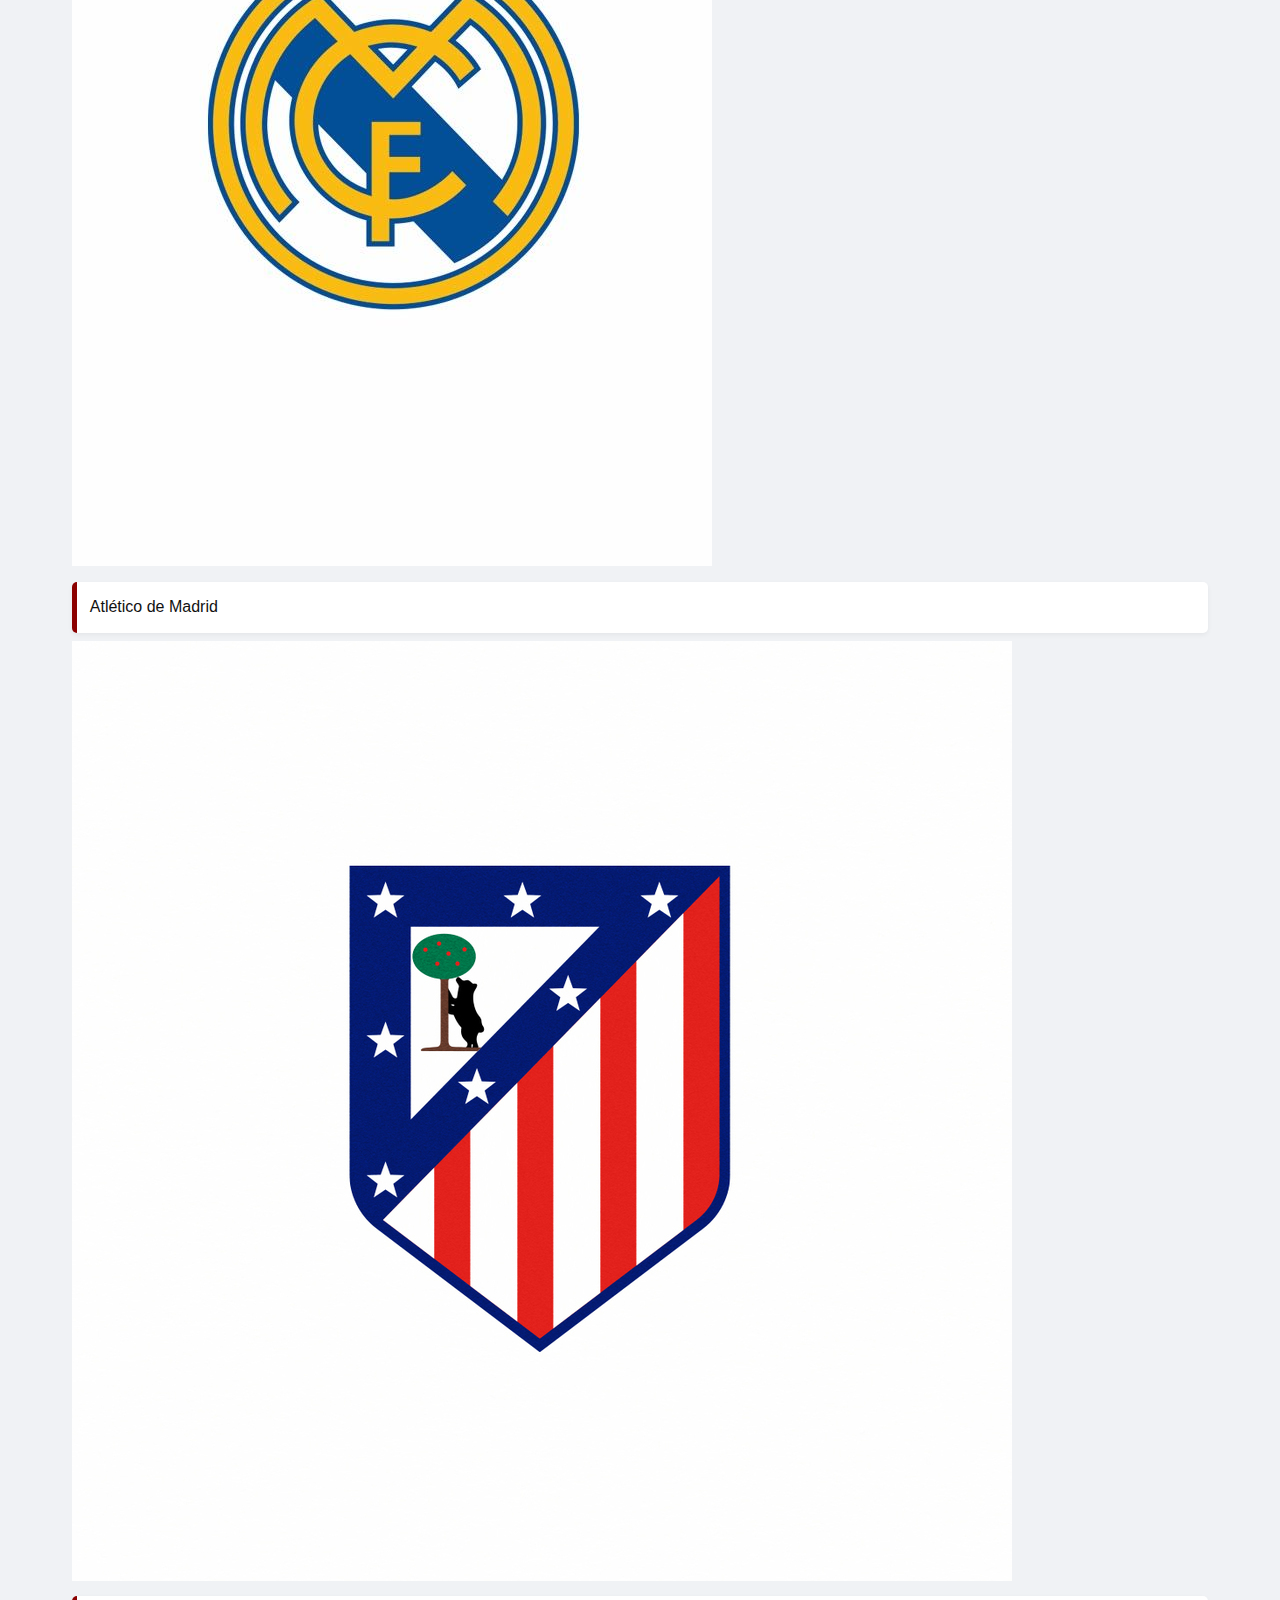
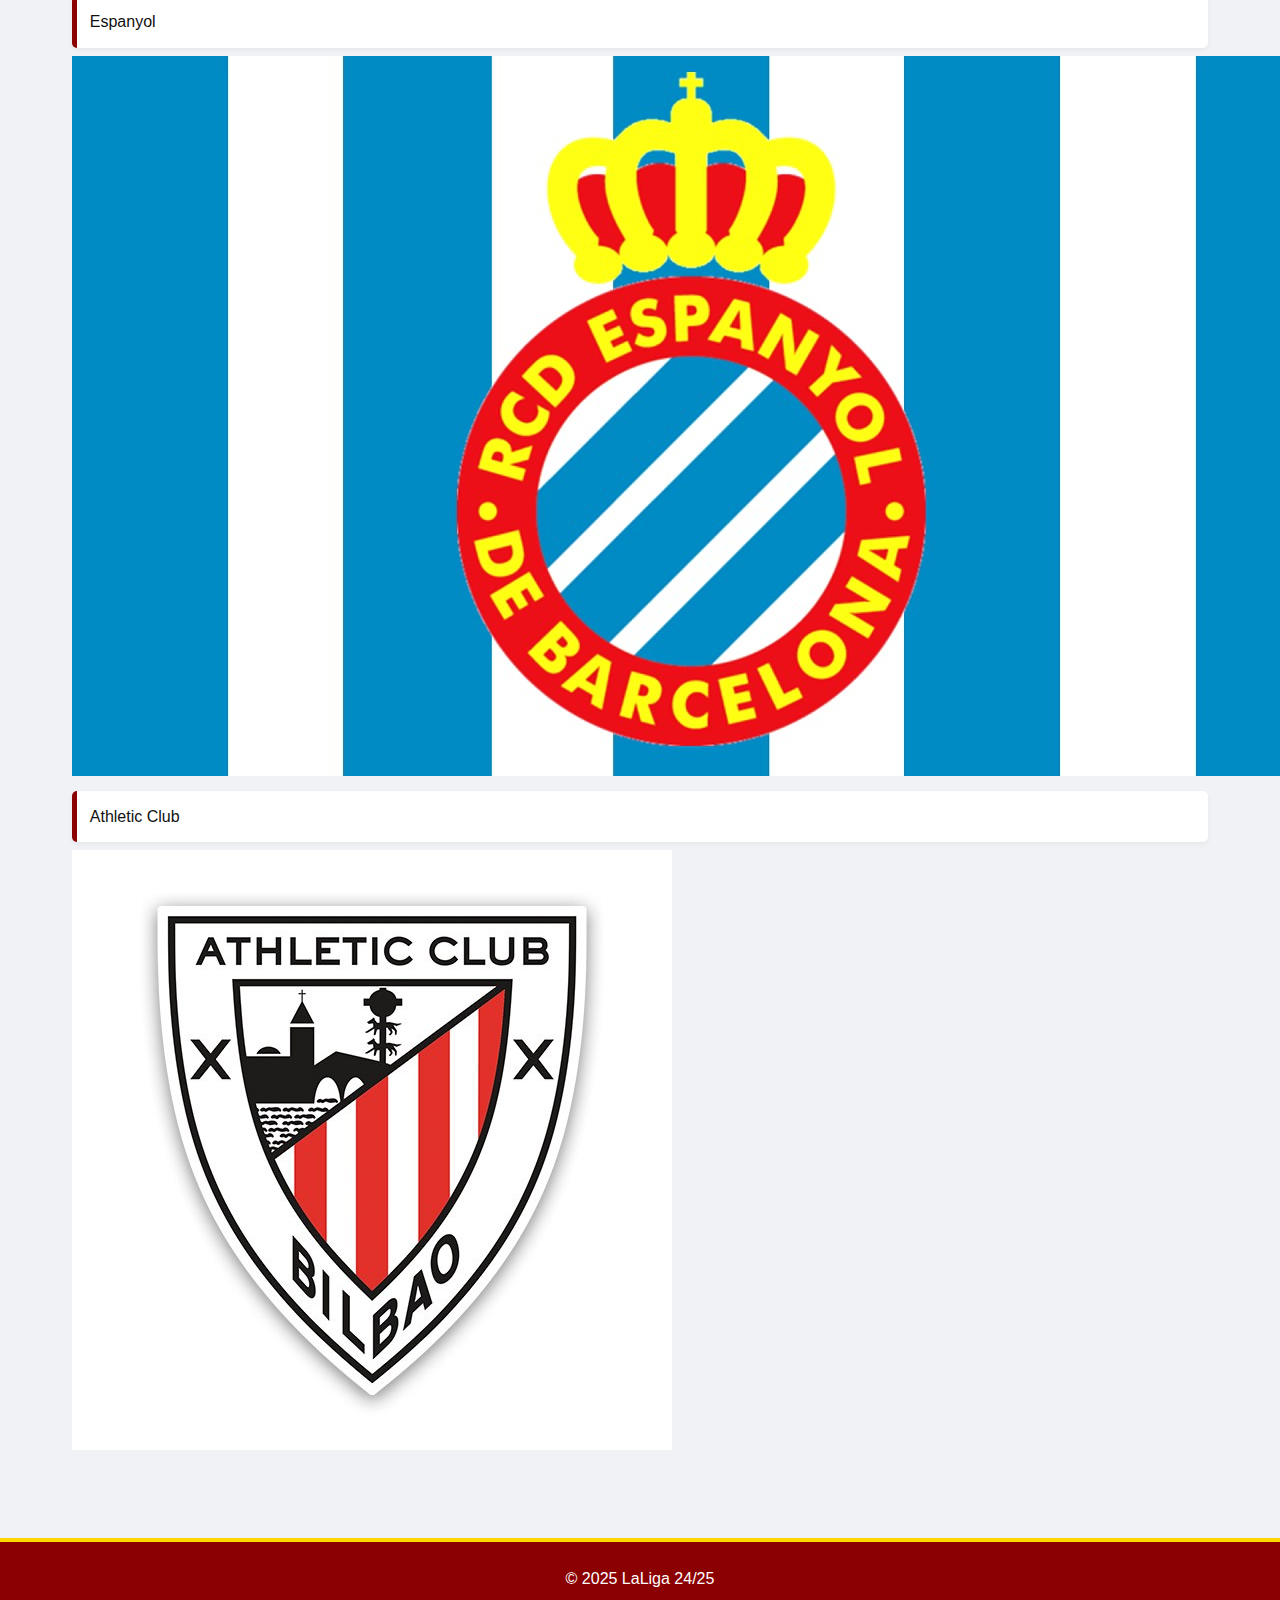
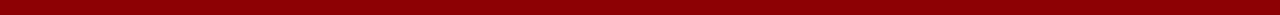
<file: qui-som.html>
<!DOCTYPE html>
<html lang="ca">
<head>
  <meta charset="UTF-8">
  <meta name="viewport" content="width=device-width, initial-scale=1.0">
  <title>Equips - LaLiga 24/25</title>
  <link rel="stylesheet" href="styles.css">
</head>
<body>
  <header>
    <h1>Equips destacats</h1>
  </header>

  <nav>
    <ul>
      <li><a href="index.html">Inici</a></li>
      <li><a href="qui-som.html" class="active">Equips</a></li>
      <li><a href="contacte.html">Contacte</a></li>
    </ul>
  </nav>

  <main>
    <section class="equips">
      <h2>Els grans de LaLiga 24/25</h2>
      <ul>
        <li>FC Barcelona</li>
        <img src="imagenes/barça.jpeg" alt="FC Barcelona">
        <li>Real Madrid</li>
        <img src="imagenes/madrid.jpg" alt="Real Madrid">
        <li>Atlético de Madrid</li>
        <img src="imagenes/atletico.jpg" alt="Atlético de Madrid">
        <li>Espanyol</li>
        <img src="imagenes/espanyol.jpg" alt="Espanyol">
        <li>Athletic Club</li>
        <img src="imagenes/athletic.jpg" alt="Athletic Club">
      </ul>
    </section>
  </main>

  <footer>
    <p>&copy; 2025 LaLiga 24/25</p>
  </footer>
</body>
</html>
</file>
<file: styles.css>
:root {
    --color-primari: #8B0000;
    --color-secundari: #FFD700;
    --color-fons: #f0f2f5;
    --color-text: #111;
    --color-blanc: #ffffff;
    --color-hover: #B22222;
  }
  
  * {
    margin: 0;
    padding: 0;
    box-sizing: border-box;
  }
  
  body {
    font-family: 'Segoe UI', Tahoma, Geneva, Verdana, sans-serif;
    background: var(--color-fons);
    color: var(--color-text);
    line-height: 1.6;
  }
  
  header {
    background: linear-gradient(90deg, #c90404, #b90303);
    color: var(--color-blanc);
    padding: 2rem 1rem;
    text-align: center;
    box-shadow: 0 4px 10px rgba(0, 0, 0, 0.3);
  }
  
  header h1 {
    font-size: 2.5rem;
    letter-spacing: 2px;
  }
  
  nav {
    background-color: var(--color-primari);
    box-shadow: 0 2px 6px rgba(0, 0, 0, 0.2);
  }
  
  nav ul {
    display: flex;
    justify-content: center;
    list-style: none;
    flex-wrap: wrap;
  }
  
  nav li {
    margin: 0.5rem 1rem;
  }
  
  nav a {
    color: var(--color-blanc);
    text-decoration: none;
    padding: 0.7rem 1.2rem;
    border-radius: 5px;
    transition: background-color 0.3s, transform 0.3s;
  }
  
  nav a:hover {
    background-color: var(--color-hover);
    transform: scale(1.05);
  }
  
  nav a.active {
    background-color: var(--color-secundari);
    color: var(--color-primari);
  }
  
  main {
    padding: 2rem;
    max-width: 1200px;
    margin: auto;
  }
  
  .hero {
    background: url('../img/futbol.jpg') no-repeat center center/cover;
    color: var(--color-blanc);
    padding: 5rem 2rem;
    text-align: center;
    border-radius: 15px;
    margin-bottom: 2rem;
    animation: fadeIn 2s ease-in;
    box-shadow: 0 10px 20px rgba(0, 0, 0, 0.4);
  }
  
  .hero h2 {
    font-size: 2.5rem;
    margin-bottom: 1rem;
    text-shadow: 1px 1px 4px #000;
  }
  
  .hero p {
    font-size: 1.2rem;
    max-width: 700px;
    margin: auto;
    text-shadow: 1px 1px 3px #000;
  }
  
  .noticies article {
    background: var(--color-blanc);
    padding: 1.5rem;
    border-radius: 10px;
    margin-bottom: 1.5rem;
    box-shadow: 0 4px 12px rgba(0, 0, 0, 0.1);
    transition: transform 0.3s;
    border-left: 6px solid var(--color-secundari);
  }
  
  .noticies article:hover {
    transform: translateY(-5px);
  }
  
  .noticies h3 {
    color: var(--color-primari);
    margin-bottom: 0.5rem;
  }
  
  .equips ul {
    list-style: none;
    padding-left: 0;
    margin-top: 1rem;
  }
  
  .equips li {
    background: var(--color-blanc);
    margin: 0.5rem 0;
    padding: 0.8rem;
    border-left: 5px solid var(--color-primari);
    border-radius: 5px;
    box-shadow: 0 2px 5px rgba(0, 0, 0, 0.05);
  }
  
  footer {
    background: var(--color-primari);
    color: var(--color-blanc);
    text-align: center;
    padding: 1.5rem;
    margin-top: 3rem;
    border-top: 4px solid var(--color-secundari);
  }
  
  form {
    display: flex;
    flex-direction: column;
    gap: 1rem;
    max-width: 600px;
    margin: auto;
    padding: 2rem;
    background: var(--color-blanc);
    border-radius: 10px;
    box-shadow: 0 6px 18px rgba(0, 0, 0, 0.1);
  }
  
  input, textarea {
    padding: 0.8rem;
    border: 1px solid #ccc;
    border-radius: 5px;
    font-size: 1rem;
  }
  
  button {
    padding: 0.8rem;
    background-color: var(--color-primari);
    color: var(--color-blanc);
    font-size: 1rem;
    border: none;
    border-radius: 5px;
    cursor: pointer;
    transition: background-color 0.3s, transform 0.3s;
  }
  
  button:hover {
    background-color: var(--color-hover);
    transform: scale(1.03);
  }
  
  @keyframes fadeIn {
    0% { opacity: 0; transform: translateY(-20px); }
    100% { opacity: 1; transform: translateY(0); }
  }
  
  @media (max-width: 768px) {
    nav ul {
      flex-direction: column;
      align-items: center;
    }
  
    .hero {
      padding: 3rem 1rem;
    }
  
    form {
      padding: 1.5rem;
    }
  
  }
</file>
